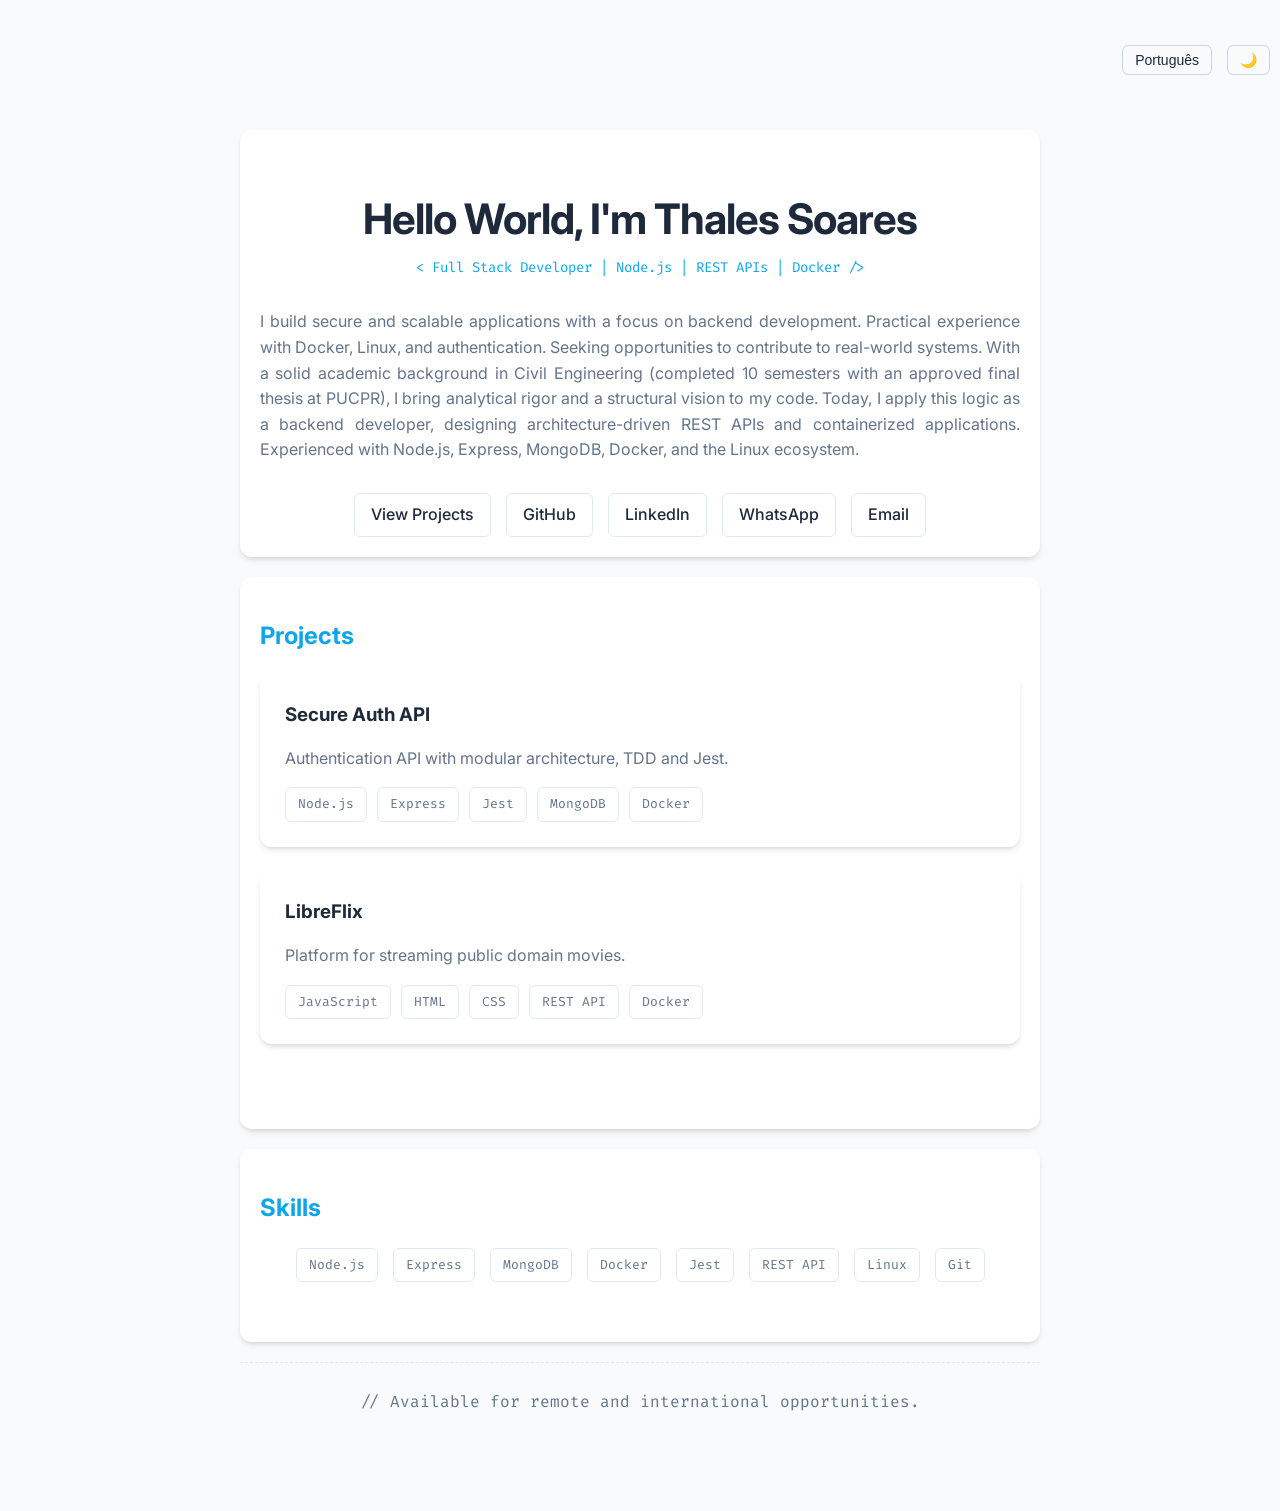
<file: indexen.html>
<!DOCTYPE html>
<html lang="en">
<head>
    <meta charset="UTF-8">
    <meta name="viewport" content="width=device-width, initial-scale=1.0">
    <title>Thales Soares | Full Stack Developer</title>
    <link href="https://fonts.googleapis.com/css2?family=Fira+Code:wght@400;500&family=Inter:wght@400;600;700&display=swap" rel="stylesheet">
    <link rel="stylesheet" href="./css/style.css">
</head>
<body>
    <header class="topbar">
        <div class="topbar-right links">
            <button id="language-toggle">Português</button>
            <button id="theme-toggle">🌙</button>
        </div>
    </header>
    <div class="container">
            <section class="hero card">
                 <h1>Hello World, I'm Thales Soares</h1> <!-- joke about programming, first line of code for everyone (hello world). I can make a movement with these words, like a typewriter effect or something similar. -->

                <div class="subtitle">&lt; Full Stack Developer | Node.js | REST APIs | Docker /&gt;</div>

                <p>I build secure and scalable applications with a focus on backend development. Practical experience with Docker, Linux, and authentication. Seeking opportunities to contribute to real-world systems. With a solid academic background in Civil Engineering (completed 10 semesters with an approved final thesis at PUCPR), I bring analytical rigor and a structural vision to my code. Today, I apply this logic as a backend developer, designing architecture-driven REST APIs and containerized applications. Experienced with Node.js, Express, MongoDB, Docker, and the Linux ecosystem.</p>

                <div class="links hero-buttons">
                    <a href="#projects">View Projects</a>
                    <a href="https://github.com/SoaresThales">GitHub</a>
                    <a href="https://www.linkedin.com/in/thales-soares-dev" target="_blank" rel="noopener noreferrer">LinkedIn</a>
                    <a href="https://wa.me/5541999236583" target="_blank" rel="noopener noreferrer">WhatsApp</a>
                    <a href="mailto:thalesoares@gmail.com" target="_blank" rel="noopener noreferrer">Email</a>
                </div>
            </section>

        <section class="container card">
            <h2>Projects</h2>
            <div class="project" onclick="window.open('https://github.com/SoaresThales/secure-auth-api', '_blank')" style="cursor: pointer;">
                <h3><a href="https://github.com/SoaresThales/secure-auth-api" target="_blank">Secure Auth API</a></h3>
                <p>Authentication API with modular architecture, TDD and Jest.</p>
                <div class="skills">
                    <span class="skill">Node.js</span>
                    <span class="skill">Express</span>
                    <span class="skill">Jest</span>
                    <span class="skill">MongoDB</span>
                    <span class="skill">Docker</span>
                </div>
            </div>

            <div class="project" onclick="window.open('https://github.com/SoaresThales/libreflix-fullstack', '_blank')" style="cursor: pointer;">
                <h3><a href="https://github.com/SoaresThales/libreflix-fullstack" target="_blank">LibreFlix</a></h3>
                <p>Platform for streaming public domain movies.</p>
                <div class="skills">
                    <span class="skill">JavaScript</span>
                    <span class="skill">HTML</span>
                    <span class="skill">CSS</span>
                    <span class="skill">REST API</span>
                    <span class="skill">Docker</span>
                </div>
            </div>
        </section>

        <section class="container card">
            <h2>Skills</h2>
            <div class="skills main-skills">
                <span class="skill">Node.js</span>
                <span class="skill">Express</span>
                <span class="skill">MongoDB</span>
                <span class="skill">Docker</span>
                <span class="skill">Jest</span>
                <span class="skill">REST API</span>
                <span class="skill">Linux</span>
                <span class="skill">Git</span>
            </div>
        </section>

        <footer>
            <p>// Available for remote and international opportunities.</p>
        </footer>
    </div>

    <script src="./js/main.js" type="module"></script>
</body>
</html>
</file>
<file: css/style.css>
:root {
    --bg-color: #f8fafc; /* Branco Off-white */
    --card-bg: #ffffff;
    --text-main: #1e293b;
    --text-muted: #64748b;
    --accent: #0ea5e9;
    --border-color: #e2e8f0;
    --topbar-border: #cbd5e1;
    --shadow-color: rgba(0, 0, 0, 0.1);
    --shadow: 0 4px 6px -1px var(--shadow-color), 0 2px 4px -2px var(--shadow-color);
    --glow-color: #38bdf8;
}

.dark-mode {
  --bg-color: #121212;
  --text-main: #f5f5f5;
  --text-muted: #a0a0a0;
  --accent: #bb86fc;
  --card-bg: #202020;
  --border-color: #333;
  --topbar-border: #555;
  --shadow-color: rgba(0, 0, 0, 0.5);
  --shadow: 0 20px 25px -3px var(--shadow-color), 0 4px 6px -4px var(--shadow-color);
  --glow-color: #00f0ff;
}

body {
    font-family: 'Inter', -apple-system, sans-serif;
    margin: 0;
    padding: 0;
    background: var(--bg-color);
    color: var(--text-main);
    line-height: 1.6;
}

.topbar {
  width: 100%;
  display: flex;
  justify-content: flex-end;
  padding: 15px 20px;
}

.topbar-right {
  display: flex;
  margin-right: 30px;
  gap: 10px;
}

.topbar button {
  padding: 6px 12px;
  border-radius: 6px;
  color: var(--text-main);
  font-weight: 500;
  transition: all 0.3s ease;
  border: 1px solid var(--topbar-border);
  background: transparent;
  cursor: pointer;
  font-size: 14px;
}

.topbar button:hover {
    background: var(--card-bg);
    border-color: var(--accent);
    color: var(--accent);
    transform: translateY(-2px);
}

.topbar-right a {
    color: var(--text-main);
    text-decoration: none;
    font-size: 14px;
    transition: color 0.2s ease;
}

.card{
    padding: 20px;
    background: var(--card-bg);
    border: none;
    border-radius: 12px;
    box-shadow: var(--shadow);
    margin-bottom: 40px;
}

.hero{
    text-align: justify;
    hyphens: auto;
    margin: 0 auto;
}

.container {
    max-width: 800px;
    margin: 20px auto; 
    padding: 20px 20px 60px;
}

h1 {
    font-size: clamp(32px, 5vw, 42px);
    text-align: center;
    margin-bottom: 5px;
    color: var(--text-main);
    letter-spacing: -1px;
}

h2 {
    text-align: left;
    font-size: 24px;
    color: var(--accent);
}

h3 {
    margin: 0 0 10px 0;
}

h3 a {
    color: var(--text-main);
    text-decoration: none;
    transition: color 0.2s ease;
}

.project:hover h3 a {
    color: var(--accent);
}

.subtitle {
    color: var(--accent);
    margin-bottom: 30px;
    font-family: 'Fira Code', monospace;
    font-size: 14px;
    text-align: center;
}

p {
    font-size: 16px;
    color: var(--text-muted);
}

.links {
    margin-top: 30px;
    display: flex;
    justify-content: center;
    gap: 15px;
    flex-wrap: wrap;
}

.links a {
    padding: 8px 16px;
    border: 1px solid var(--border-color);
    border-radius: 6px;
    text-decoration: none;
    color: var(--text-main);
    font-weight: 500;
    transition: all 0.3s ease;
    background: transparent;
}

.links a:hover {
    background: var(--card-bg);
    border-color: var(--accent);
    color: var(--accent);
    transform: translateY(-2px);
}

.project {
    margin-bottom: 25px;
    padding: 25px;
    background: var(--card-bg);
    border-radius: 12px;
    box-shadow: var(--shadow);
    transition: all 0.4s cubic-bezier(0.175, 0.885, 0.32, 1.275);
    position: relative;
    z-index: 1;
}

.project::before {
    content: "";
    position: absolute;
    top: 0;
    left: 0;
    right: 0;
    bottom: 0;
    border-radius: 12px;
    background: linear-gradient(45deg, var(--glow-color), var(--accent), var(--glow-color));
    z-index: -1;
    filter: blur(25px);
    opacity: 0;
    transition: opacity 0.4s ease;
}

.project:hover {
    transform: translateY(-5px);
    border-color: var(--glow-color);
}

.project:hover::before {
    opacity: 0.6;
}

.skills {
    display: flex;
    flex-wrap: wrap;
    gap: 10px;
    margin-top: 15px;
}

.skill {
    background-color: transparent;
    color: var(--text-muted);
    padding: 6px 12px;
    border-radius: 6px;
    font-family: 'Fira Code', monospace;
    font-size: 13px;
    border: 1px solid var(--border-color);
    transition: border-color 0.2s ease;
}

.skill:hover {
    border-color: var(--accent);
    color: var(--text-main);
}

.main-skills {
    /*alinhar itens no centro*/
    display: flex;
    flex-wrap: wrap;
    gap: 15px;
    justify-content: center;
}

footer {
    margin-top: 10px;
    padding-top: 10px;
    border-top: 1px dashed var(--border-color);
    color: var(--text-muted);
    font-family: 'Fira Code', monospace;
    font-size: 14px;
    text-align: center;
}
</file>
